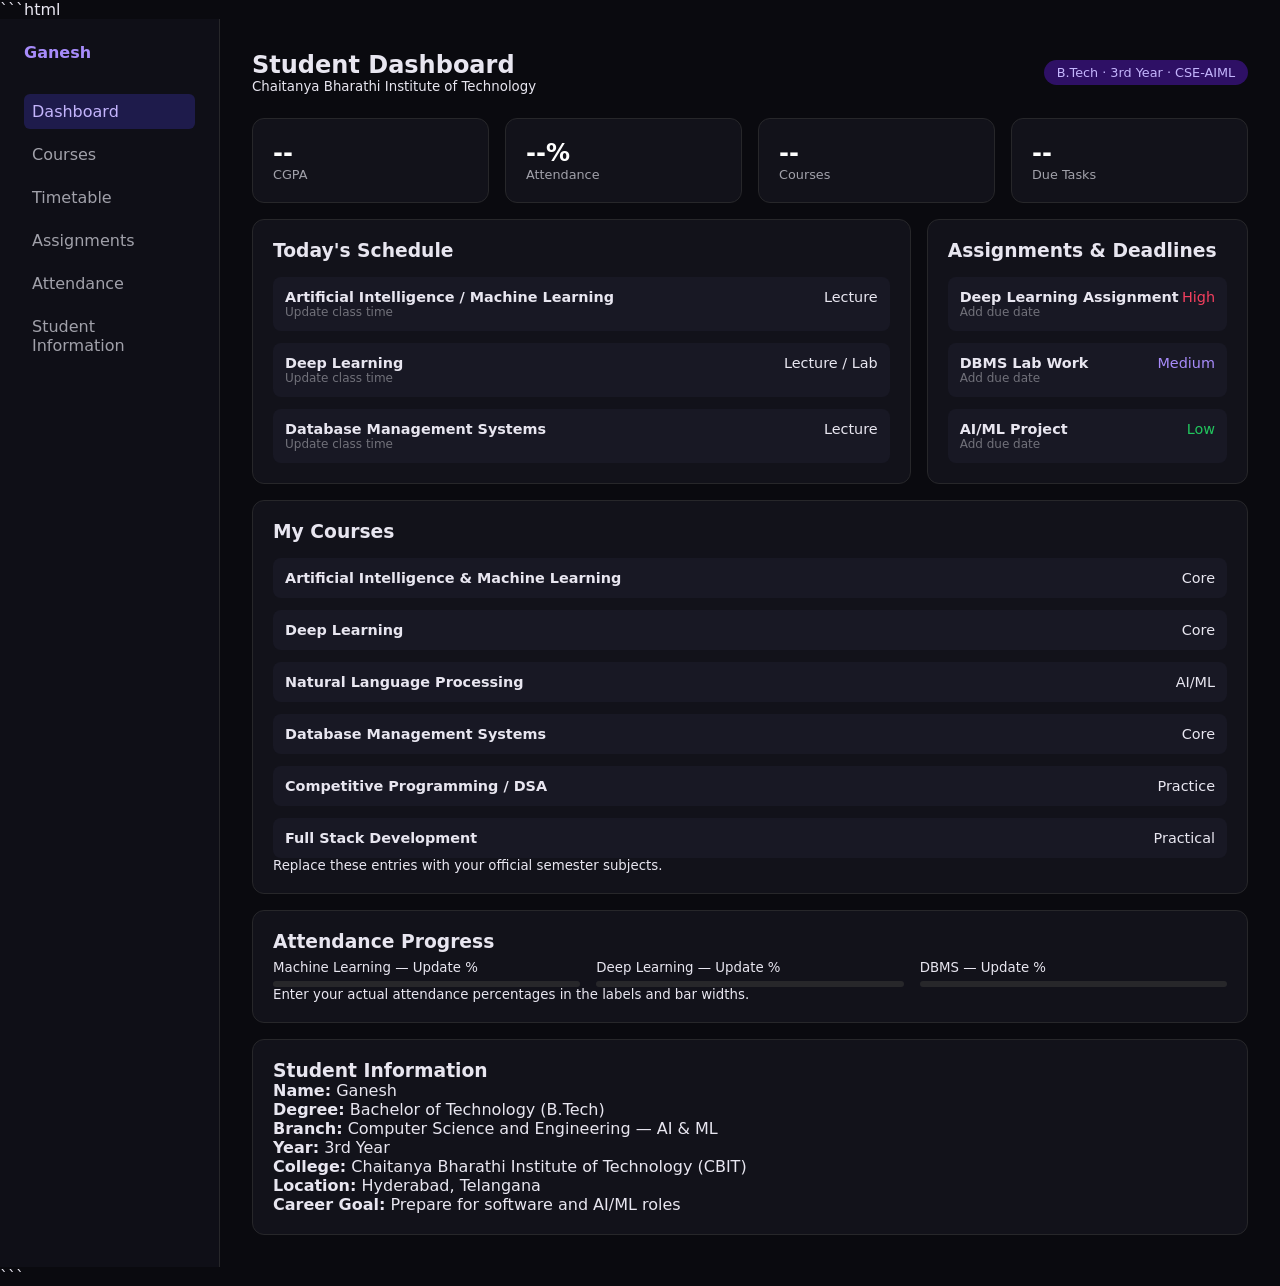
<file: week1/dashbord/index.html>
```html
<!DOCTYPE html>
<html lang="en">
<head>
  <meta charset="UTF-8">
  <meta name="viewport" content="width=device-width, initial-scale=1.0">
  <title>Student Dashboard | Ganesh</title>
  <link rel="stylesheet" href="style.css">
</head>

<body>
  <div class="app">

    <!-- Sidebar -->
    <aside class="sidebar">
      <div class="brand">Ganesh</div>

      <ul class="nav">
        <li><a href="#" class="active">Dashboard</a></li>
        <li><a href="#courses">Courses</a></li>
        <li><a href="#timetable">Timetable</a></li>
        <li><a href="#assignments">Assignments</a></li>
        <li><a href="#attendance">Attendance</a></li>
        <li><a href="#information">Student Information</a></li>
      </ul>
    </aside>

    <!-- Main Content -->
    <main class="main">

      <!-- Header -->
      <div class="header">
        <div>
          <h2>Student Dashboard</h2>
          <small>Chaitanya Bharathi Institute of Technology</small>
        </div>

        <span class="badge">B.Tech · 3rd Year · CSE-AIML</span>
      </div>

      <div class="grid">

        <!-- Academic Statistics -->
        <div class="card c-3">
          <div class="val">--</div>
          <div class="lbl">CGPA</div>
        </div>

        <div class="card c-3">
          <div class="val">--%</div>
          <div class="lbl">Attendance</div>
        </div>

        <div class="card c-3">
          <div class="val">--</div>
          <div class="lbl">Courses</div>
        </div>

        <div class="card c-3">
          <div class="val">--</div>
          <div class="lbl">Due Tasks</div>
        </div>

        <!-- Today's Schedule -->
        <div class="card c-8" id="timetable">
          <h3>Today's Schedule</h3>

          <div class="list">
            <div class="item">
              <div>
                <b>Artificial Intelligence / Machine Learning</b>
                <br>
                <small style="color:#71717a">Update class time</small>
              </div>
              <span>Lecture</span>
            </div>

            <div class="item">
              <div>
                <b>Deep Learning</b>
                <br>
                <small style="color:#71717a">Update class time</small>
              </div>
              <span>Lecture / Lab</span>
            </div>

            <div class="item">
              <div>
                <b>Database Management Systems</b>
                <br>
                <small style="color:#71717a">Update class time</small>
              </div>
              <span>Lecture</span>
            </div>
          </div>
        </div>

        <!-- Assignments -->
        <div class="card c-4" id="assignments">
          <h3>Assignments & Deadlines</h3>

          <div class="list">
            <div class="item">
              <div>
                <b>Deep Learning Assignment</b>
                <br>
                <small style="color:#71717a">Add due date</small>
              </div>
              <span style="color:#f43f5e">High</span>
            </div>

            <div class="item">
              <div>
                <b>DBMS Lab Work</b>
                <br>
                <small style="color:#71717a">Add due date</small>
              </div>
              <span style="color:#a78bfa">Medium</span>
            </div>

            <div class="item">
              <div>
                <b>AI/ML Project</b>
                <br>
                <small style="color:#71717a">Add due date</small>
              </div>
              <span style="color:#22c55e">Low</span>
            </div>
          </div>
        </div>

        <!-- Courses -->
        <div class="card c-12" id="courses">
          <h3>My Courses</h3>

          <div class="list">
            <div class="item">
              <b>Artificial Intelligence & Machine Learning</b>
              <span>Core</span>
            </div>

            <div class="item">
              <b>Deep Learning</b>
              <span>Core</span>
            </div>

            <div class="item">
              <b>Natural Language Processing</b>
              <span>AI/ML</span>
            </div>

            <div class="item">
              <b>Database Management Systems</b>
              <span>Core</span>
            </div>

            <div class="item">
              <b>Competitive Programming / DSA</b>
              <span>Practice</span>
            </div>

            <div class="item">
              <b>Full Stack Development</b>
              <span>Practical</span>
            </div>
          </div>
          <small>Replace these entries with your official semester subjects.</small>
        </div>

        <!-- Attendance -->
        <div class="card c-12" id="attendance">
          <h3>Attendance Progress</h3>

          <div class="grid" style="margin-top:0.5rem">

            <div class="c-4">
              <small>Machine Learning — Update %</small>
              <div class="bar-bg">
                <div class="bar" style="width:0%"></div>
              </div>
            </div>

            <div class="c-4">
              <small>Deep Learning — Update %</small>
              <div class="bar-bg">
                <div class="bar" style="width:0%"></div>
              </div>
            </div>

            <div class="c-4">
              <small>DBMS — Update %</small>
              <div class="bar-bg">
                <div class="bar" style="width:0%"></div>
              </div>
            </div>

          </div>
          <small>Enter your actual attendance percentages in the labels and bar widths.</small>
        </div>

        <!-- Student Information -->
        <div class="card c-12" id="information">
          <h3>Student Information</h3>

          <p><b>Name:</b> Ganesh</p>
          <p><b>Degree:</b> Bachelor of Technology (B.Tech)</p>
          <p><b>Branch:</b> Computer Science and Engineering — AI & ML</p>
          <p><b>Year:</b> 3rd Year</p>
          <p><b>College:</b> Chaitanya Bharathi Institute of Technology (CBIT)</p>
          <p><b>Location:</b> Hyderabad, Telangana</p>
          <p><b>Career Goal:</b> Prepare for software and AI/ML roles</p>
        </div>

      </div>
    </main>
  </div>
</body>
</html>
```
</file>
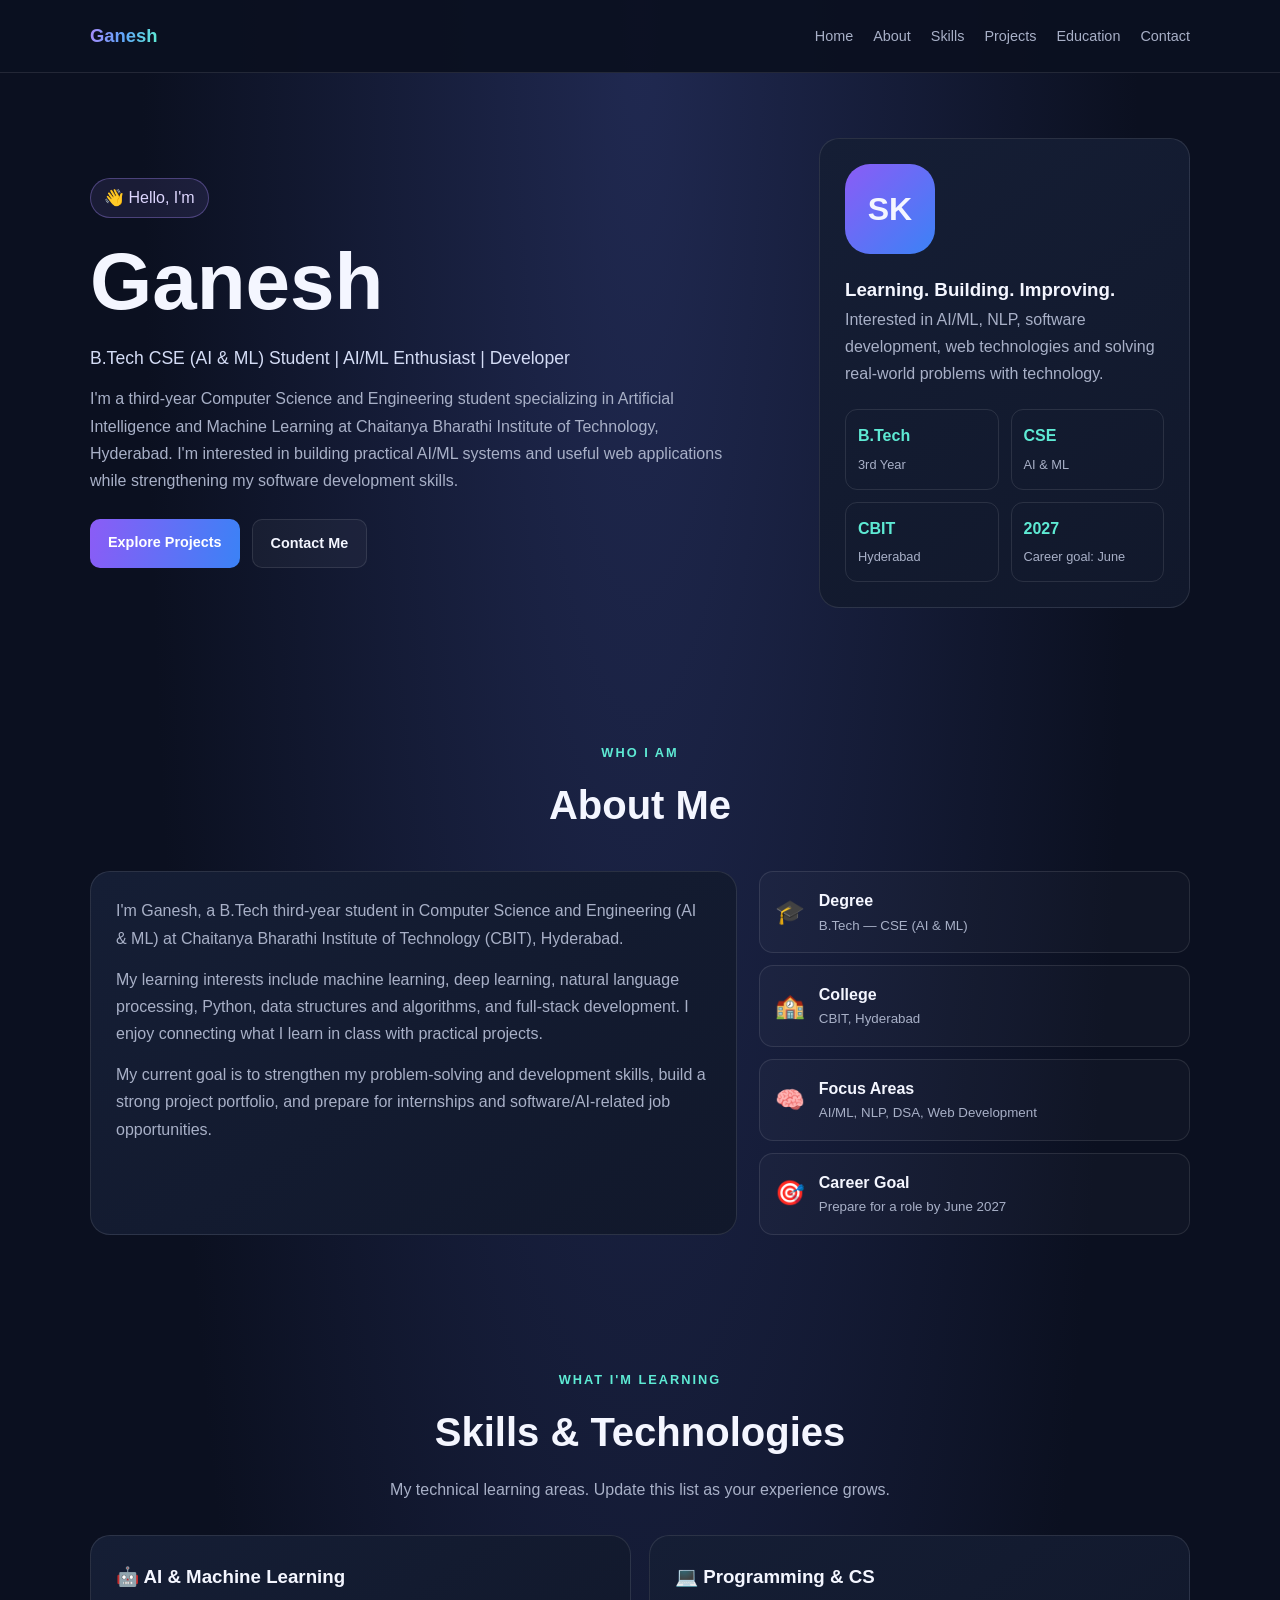
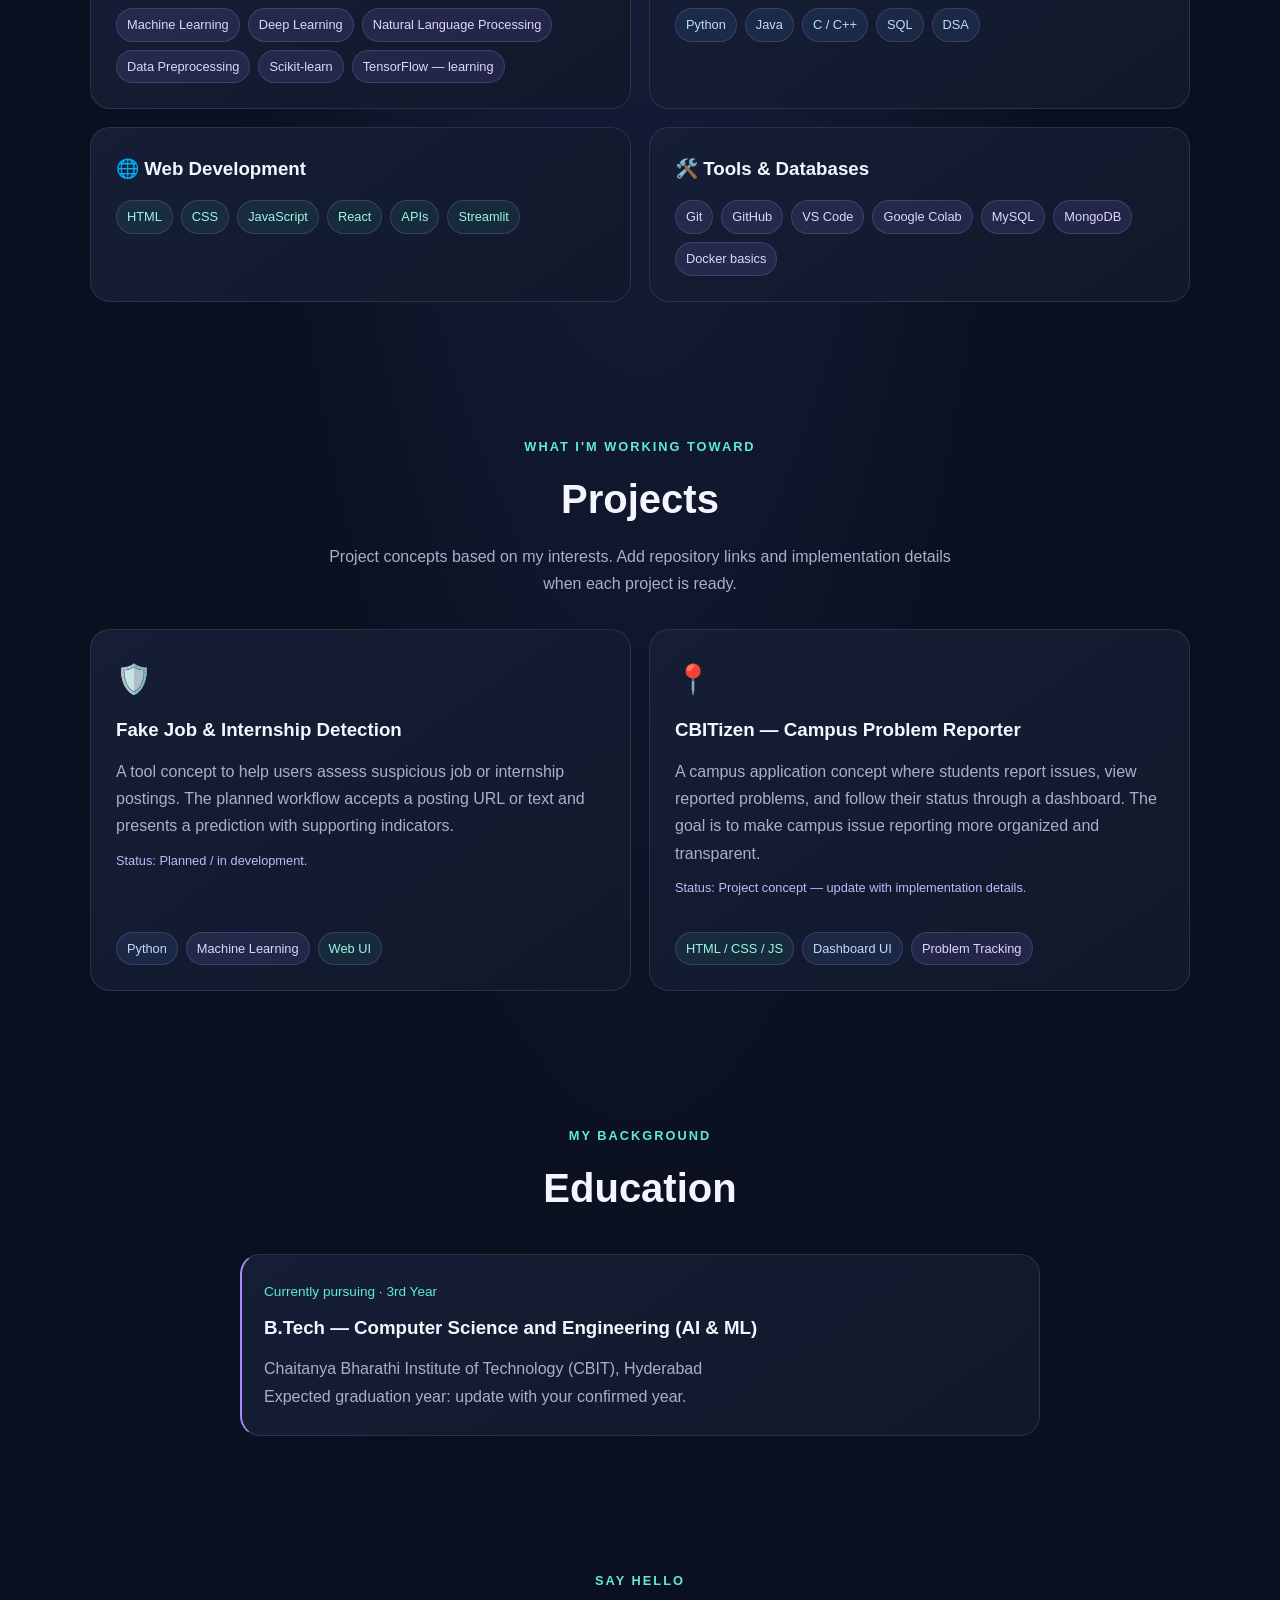
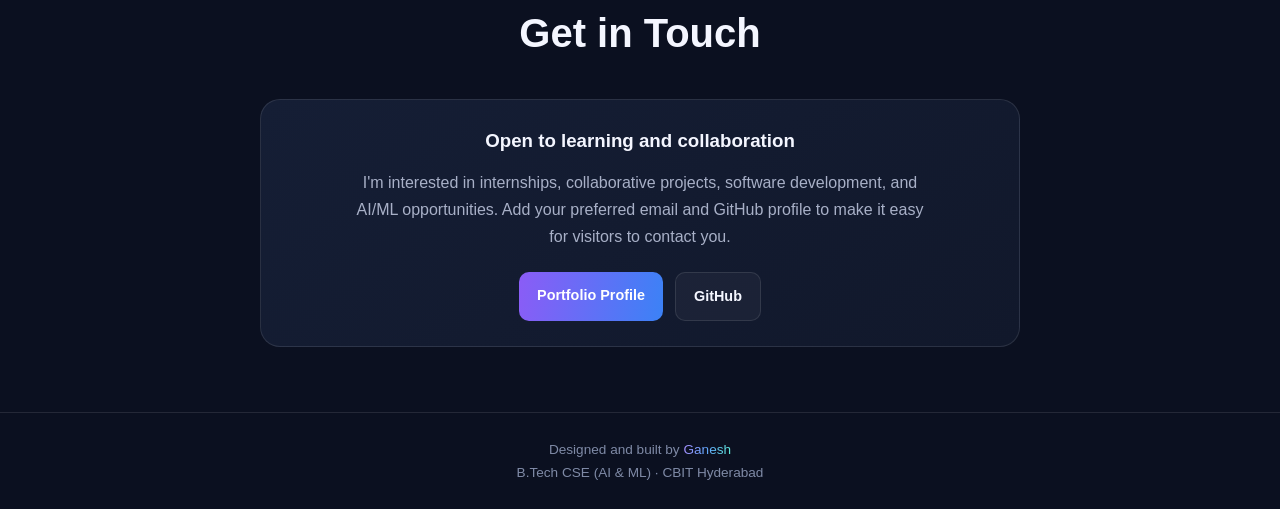
<file: week1/potfolio/index.html>
<!DOCTYPE html>
<html lang="en">
<head>
  <meta charset="UTF-8">
  <meta name="viewport" content="width=device-width, initial-scale=1.0">
  <meta name="description" content="Ganesh's AI and ML portfolio">
  <title>Ganesh | Portfolio</title>

  <style>
    :root {
      --bg: #0b1020;
      --panel: #11182b;
      --text: #f4f6ff;
      --muted: #a8b0c7;
      --purple: #a78bfa;
      --blue: #60a5fa;
      --mint: #5eead4;
      --line: rgba(255,255,255,.1);
    }

    * {
      box-sizing: border-box;
      margin: 0;
      padding: 0;
      scroll-behavior: smooth;
    }

    body {
      font-family: "Segoe UI", Arial, sans-serif;
      background: radial-gradient(ellipse at top, #202951, var(--bg) 55%);
      color: var(--text);
      line-height: 1.7;
    }

    a {
      color: inherit;
      text-decoration: none;
    }

    .container {
      width: min(1100px, 92%);
      margin: auto;
    }

    nav {
      position: sticky;
      top: 0;
      z-index: 10;
      background: rgba(11,16,32,.94);
      border-bottom: 1px solid var(--line);
    }

    .nav-container {
      min-height: 72px;
      display: flex;
      justify-content: space-between;
      align-items: center;
      gap: 20px;
    }

    .brand {
      font-weight: 800;
      font-size: 1.15rem;
    }

    .grad-text {
      background: linear-gradient(100deg, var(--purple), var(--blue), var(--mint));
      -webkit-background-clip: text;
      background-clip: text;
      color: transparent;
    }

    .nav-links {
      display: flex;
      gap: 20px;
      list-style: none;
    }

    .nav-links a {
      color: var(--muted);
      font-size: .9rem;
    }

    .nav-links a:hover {
      color: white;
    }

    .btn {
      display: inline-block;
      padding: 11px 18px;
      border-radius: 10px;
      font-weight: 700;
      font-size: .9rem;
      transition: transform .2s;
    }

    .btn:hover {
      transform: translateY(-3px);
    }

    .primary {
      background: linear-gradient(100deg, #8b5cf6, #3b82f6);
      color: white;
    }

    .secondary {
      border: 1px solid var(--line);
      background: rgba(255,255,255,.04);
    }

    .hero {
      min-height: 570px;
      display: grid;
      grid-template-columns: 1.3fr .7fr;
      align-items: center;
      gap: 40px;
      padding-top: 65px;
      padding-bottom: 65px;
    }

    .eyebrow {
      display: inline-block;
      color: #ddd6fe;
      background: rgba(167,139,250,.1);
      border: 1px solid rgba(167,139,250,.35);
      border-radius: 30px;
      padding: 5px 13px;
      margin-bottom: 20px;
    }

    .hero h1 {
      font-size: clamp(2.8rem, 7vw, 5rem);
      line-height: 1.1;
      margin-bottom: 18px;
    }

    .hero-subtitle {
      color: #d4dcf5;
      font-size: 1.1rem;
      margin-bottom: 12px;
    }

    .hero-desc {
      color: var(--muted);
      margin-bottom: 25px;
      max-width: 650px;
    }

    .actions {
      display: flex;
      flex-wrap: wrap;
      gap: 12px;
    }

    .hero-card, .card {
      background: linear-gradient(145deg, #151e35, var(--panel));
      border: 1px solid var(--line);
      border-radius: 20px;
      padding: 25px;
    }

    .avatar {
      width: 90px;
      height: 90px;
      display: grid;
      place-items: center;
      border-radius: 25px;
      background: linear-gradient(135deg, #8b5cf6, #3b82f6);
      font-size: 2rem;
      font-weight: 800;
      margin-bottom: 20px;
    }

    .hero-card p, .card p {
      color: var(--muted);
    }

    .quick-facts {
      display: grid;
      grid-template-columns: 1fr 1fr;
      gap: 12px;
      margin-top: 22px;
    }

    .fact {
      padding: 12px;
      border: 1px solid var(--line);
      border-radius: 12px;
    }

    .fact strong {
      display: block;
      color: var(--mint);
    }

    .fact span {
      color: var(--muted);
      font-size: .8rem;
    }

    section {
      padding: 65px 0;
    }

    .section-head {
      text-align: center;
      margin-bottom: 32px;
    }

    .section-label {
      color: var(--mint);
      font-size: .8rem;
      text-transform: uppercase;
      letter-spacing: 2px;
      font-weight: 800;
    }

    .section-title {
      font-size: clamp(1.8rem, 4vw, 2.5rem);
      margin-top: 6px;
    }

    .section-intro {
      color: var(--muted);
      max-width: 650px;
      margin: 10px auto;
    }

    .about-grid {
      display: grid;
      grid-template-columns: 1.2fr .8fr;
      gap: 22px;
    }

    .about-text p + p {
      margin-top: 14px;
    }

    .highlights {
      display: grid;
      gap: 12px;
    }

    .highlight {
      display: flex;
      align-items: center;
      gap: 14px;
      padding: 15px;
      border: 1px solid var(--line);
      border-radius: 14px;
      background: rgba(255,255,255,.025);
    }

    .highlight-icon {
      font-size: 1.5rem;
    }

    .highlight small {
      display: block;
      color: var(--muted);
    }

    .skills-grid, .projects-grid {
      display: grid;
      grid-template-columns: repeat(2, minmax(0,1fr));
      gap: 18px;
    }

    .card h3 {
      margin-bottom: 12px;
    }

    .pill-group {
      display: flex;
      flex-wrap: wrap;
      gap: 8px;
      margin-top: 15px;
    }

    .pill {
      display: inline-block;
      padding: 5px 10px;
      border-radius: 20px;
      background: rgba(167,139,250,.12);
      border: 1px solid rgba(167,139,250,.22);
      color: #ddd6fe;
      font-size: .8rem;
    }

    .pill.blue {
      background: rgba(96,165,250,.1);
      color: #bfdbfe;
    }

    .pill.mint {
      background: rgba(94,234,212,.08);
      color: #99f6e4;
    }

    .project-card {
      display: flex;
      flex-direction: column;
      justify-content: space-between;
      gap: 18px;
    }

    .project-icon {
      font-size: 1.8rem;
      margin-bottom: 10px;
    }

    .project-note {
      font-size: .8rem;
      color: #c4b5fd !important;
      margin-top: 10px;
    }

    .education {
      max-width: 800px;
      margin: auto;
    }

    .education-item {
      border-left: 2px solid var(--purple);
      padding-left: 22px;
    }

    .education-item .date {
      color: var(--mint);
      margin-bottom: 8px;
      font-size: .85rem;
    }

    .contact-card {
      text-align: center;
      max-width: 760px;
      margin: auto;
    }

    .contact-card p {
      max-width: 570px;
      margin: 12px auto 22px;
    }

    .contact-links {
      display: flex;
      justify-content: center;
      flex-wrap: wrap;
      gap: 12px;
    }

    footer {
      border-top: 1px solid var(--line);
      padding: 25px 0;
      text-align: center;
      color: #7f8aa6;
      font-size: .85rem;
    }

    @media (max-width: 800px) {
      .nav-container {
        padding: 15px 0;
        flex-wrap: wrap;
      }

      .nav-links {
        order: 3;
        width: 100%;
        overflow-x: auto;
        padding-bottom: 8px;
      }

      .hero, .about-grid {
        grid-template-columns: 1fr;
      }
    }

    @media (max-width: 560px) {
      .skills-grid, .projects-grid {
        grid-template-columns: 1fr;
      }

      .hero h1 {
        font-size: 3rem;
      }

      section {
        padding: 48px 0;
      }
    }
  </style>
</head>

<body>

  <!-- Navigation -->
  <nav>
    <div class="container nav-container">
      <a href="#home" class="brand">
        <span class="grad-text">Ganesh</span>
      </a>

      <ul class="nav-links">
        <li><a href="#home">Home</a></li>
        <li><a href="#about">About</a></li>
        <li><a href="#skills">Skills</a></li>
        <li><a href="#projects">Projects</a></li>
        <li><a href="#education">Education</a></li>
        <li><a href="#contact">Contact</a></li>
      </ul>
    </div>
  </nav>

  <!-- Home -->
  <header id="home" class="container hero">
    <div>
      <span class="eyebrow">👋 Hello, I'm</span>

      <h1>
        Ganesh
      </h1>

      <p class="hero-subtitle">
        B.Tech CSE (AI & ML) Student | AI/ML Enthusiast | Developer
      </p>

      <p class="hero-desc">
        I'm a third-year Computer Science and Engineering student
        specializing in Artificial Intelligence and Machine Learning
        at Chaitanya Bharathi Institute of Technology, Hyderabad.
        I'm interested in building practical AI/ML systems and useful
        web applications while strengthening my software development skills.
      </p>

      <div class="actions">
        <a class="btn primary" href="#projects">Explore Projects</a>
        <a class="btn secondary" href="#contact">Contact Me</a>
      </div>
    </div>

    <aside class="hero-card">
      <div class="avatar">SK</div>
      <h3>Learning. Building. Improving.</h3>
      <p>
        Interested in AI/ML, NLP, software development, web technologies
        and solving real-world problems with technology.
      </p>

      <div class="quick-facts">
        <div class="fact">
          <strong>B.Tech</strong>
          <span>3rd Year</span>
        </div>
        <div class="fact">
          <strong>CSE</strong>
          <span>AI & ML</span>
        </div>
        <div class="fact">
          <strong>CBIT</strong>
          <span>Hyderabad</span>
        </div>
        <div class="fact">
          <strong>2027</strong>
          <span>Career goal: June</span>
        </div>
      </div>
    </aside>
  </header>

  <!-- About -->
  <section id="about">
    <div class="container">
      <div class="section-head">
        <span class="section-label">Who I Am</span>
        <h2 class="section-title">About Me</h2>
      </div>

      <div class="about-grid">
        <div class="card about-text">
          <p>
            I'm Ganesh, a B.Tech third-year student in
            Computer Science and Engineering (AI & ML) at Chaitanya
            Bharathi Institute of Technology (CBIT), Hyderabad.
          </p>

          <p>
            My learning interests include machine learning, deep learning,
            natural language processing, Python, data structures and
            algorithms, and full-stack development. I enjoy connecting
            what I learn in class with practical projects.
          </p>

          <p>
            My current goal is to strengthen my problem-solving and
            development skills, build a strong project portfolio, and
            prepare for internships and software/AI-related job opportunities.
          </p>
        </div>

        <div class="highlights">
          <div class="highlight">
            <span class="highlight-icon">🎓</span>
            <div><strong>Degree</strong><small>B.Tech — CSE (AI & ML)</small></div>
          </div>

          <div class="highlight">
            <span class="highlight-icon">🏫</span>
            <div><strong>College</strong><small>CBIT, Hyderabad</small></div>
          </div>

          <div class="highlight">
            <span class="highlight-icon">🧠</span>
            <div><strong>Focus Areas</strong><small>AI/ML, NLP, DSA, Web Development</small></div>
          </div>

          <div class="highlight">
            <span class="highlight-icon">🎯</span>
            <div><strong>Career Goal</strong><small>Prepare for a role by June 2027</small></div>
          </div>
        </div>
      </div>
    </div>
  </section>

  <!-- Skills -->
  <section id="skills">
    <div class="container">
      <div class="section-head">
        <span class="section-label">What I'm Learning</span>
        <h2 class="section-title">Skills & Technologies</h2>
        <p class="section-intro">
          My technical learning areas. Update this list as your experience grows.
        </p>
      </div>

      <div class="skills-grid">
        <article class="card">
          <h3>🤖 AI & Machine Learning</h3>
          <div class="pill-group">
            <span class="pill">Machine Learning</span>
            <span class="pill">Deep Learning</span>
            <span class="pill">Natural Language Processing</span>
            <span class="pill">Data Preprocessing</span>
            <span class="pill">Scikit-learn</span>
            <span class="pill">TensorFlow — learning</span>
          </div>
        </article>

        <article class="card">
          <h3>💻 Programming & CS</h3>
          <div class="pill-group">
            <span class="pill blue">Python</span>
            <span class="pill blue">Java</span>
            <span class="pill blue">C / C++</span>
            <span class="pill blue">SQL</span>
            <span class="pill blue">DSA</span>
          </div>
        </article>

        <article class="card">
          <h3>🌐 Web Development</h3>
          <div class="pill-group">
            <span class="pill mint">HTML</span>
            <span class="pill mint">CSS</span>
            <span class="pill mint">JavaScript</span>
            <span class="pill mint">React</span>
            <span class="pill mint">APIs</span>
            <span class="pill mint">Streamlit</span>
          </div>
        </article>

        <article class="card">
          <h3>🛠️ Tools & Databases</h3>
          <div class="pill-group">
            <span class="pill">Git</span>
            <span class="pill">GitHub</span>
            <span class="pill">VS Code</span>
            <span class="pill">Google Colab</span>
            <span class="pill">MySQL</span>
            <span class="pill">MongoDB</span>
            <span class="pill">Docker basics</span>
          </div>
        </article>
      </div>
    </div>
  </section>

  <!-- Projects -->
  <section id="projects">
    <div class="container">
      <div class="section-head">
        <span class="section-label">What I'm Working Toward</span>
        <h2 class="section-title">Projects</h2>
        <p class="section-intro">
          Project concepts based on my interests. Add repository links
          and implementation details when each project is ready.
        </p>
      </div>

      <div class="projects-grid">
        <article class="card project-card">
          <div>
            <div class="project-icon">🛡️</div>
            <h3>Fake Job & Internship Detection</h3>
            <p>
              A tool concept to help users assess suspicious job or
              internship postings. The planned workflow accepts a posting
              URL or text and presents a prediction with supporting indicators.
            </p>
            <p class="project-note">Status: Planned / in development.</p>
          </div>

          <div class="pill-group">
            <span class="pill blue">Python</span>
            <span class="pill">Machine Learning</span>
            <span class="pill mint">Web UI</span>
          </div>
        </article>

        <article class="card project-card">
          <div>
            <div class="project-icon">📍</div>
            <h3>CBITizen — Campus Problem Reporter</h3>
            <p>
              A campus application concept where students report issues,
              view reported problems, and follow their status through
              a dashboard. The goal is to make campus issue reporting
              more organized and transparent.
            </p>
            <p class="project-note">Status: Project concept — update with implementation details.</p>
          </div>

          <div class="pill-group">
            <span class="pill mint">HTML / CSS / JS</span>
            <span class="pill blue">Dashboard UI</span>
            <span class="pill">Problem Tracking</span>
          </div>
        </article>
      </div>
    </div>
  </section>

  <!-- Education -->
  <section id="education">
    <div class="container">
      <div class="section-head">
        <span class="section-label">My Background</span>
        <h2 class="section-title">Education</h2>
      </div>

      <div class="education">
        <div class="card education-item">
          <div class="date">Currently pursuing · 3rd Year</div>
          <h3>B.Tech — Computer Science and Engineering (AI & ML)</h3>
          <p>Chaitanya Bharathi Institute of Technology (CBIT), Hyderabad</p>
          <p>Expected graduation year: update with your confirmed year.</p>
        </div>
      </div>
    </div>
  </section>

  <!-- Contact -->
  <section id="contact">
    <div class="container">
      <div class="section-head">
        <span class="section-label">Say Hello</span>
        <h2 class="section-title">Get in Touch</h2>
      </div>

      <div class="card contact-card">
        <h3>Open to learning and collaboration</h3>
        <p>
          I'm interested in internships, collaborative projects,
          software development, and AI/ML opportunities. Add your
          preferred email and GitHub profile to make it easy for
          visitors to contact you.
        </p>

        <div class="contact-links">
          <a class="btn primary"
             href="https://ganeshk2846.github.io/#about"
             target="_blank" rel="noopener noreferrer">
            Portfolio Profile
          </a>

          <a class="btn secondary"
             href="https://github.com/"
             target="_blank" rel="noopener noreferrer">
            GitHub
          </a>
        </div>
      </div>
    </div>
  </section>

  <!-- Footer -->
  <footer>
    <div class="container">
      <p>Designed and built by <span class="grad-text">Ganesh</span></p>
      <p>B.Tech CSE (AI & ML) · CBIT Hyderabad</p>
    </div>
  </footer>

</body>
</html>
</file>
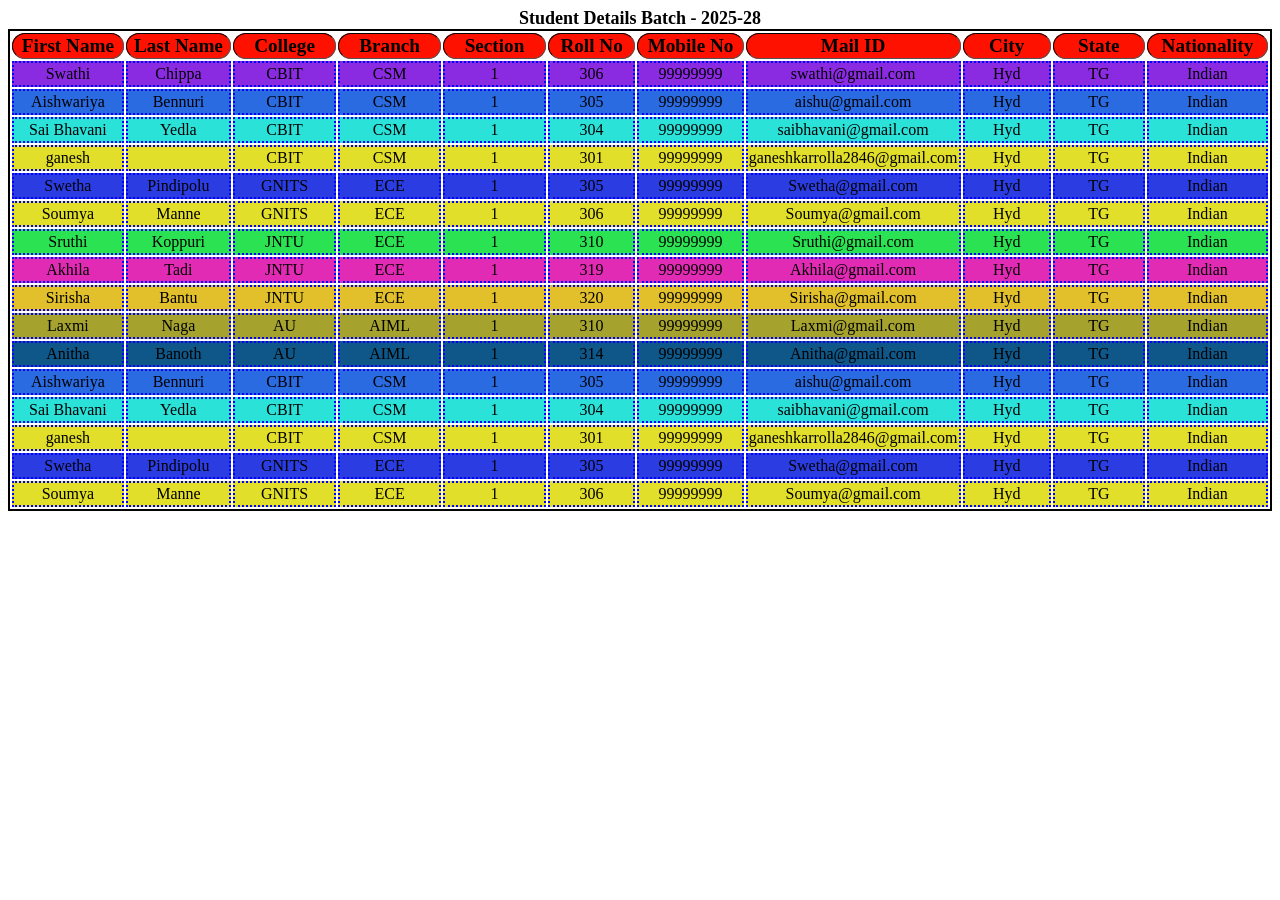
<file: week1/table.html>
<!DOCTYPE html>
<html lang="en">
<head>
    <meta charset="UTF-8">
    <meta name="viewport" content="width=device-width, initial-scale=1.0">
    <title>Document</title>
    <style>
        th{
            width: 100px;
            font-size: larger;
            border-radius: 1pc;
        }
        td{
            text-align: center;
            border-radius: 1px;
            width: 150px;
            height: 20px;
            border: 2px dotted blue;
        }
        tr{
            padding: 0px;
            border-radius: 5%;

        }
        td:hover{
            background-color: wheat;
        }
        table{
            box-sizing: 2px;
        }
        caption{
            font-weight: bold;
            font-size: large;
        }
    </style>
</head>
<body>
    <table border="2" style="border:2px solid black;">
        <caption>Student Details Batch - 2025-28</caption>
        <thead>
            <tr style="background-color: rgb(255, 17, 0); text-align: center; border: 2px solid black;">
                <th>First Name</th>
                <th>Last Name</th>
                <th>College</th>
                <th>Branch</th>
                <th>Section</th>
                <th>Roll No</th>
                <th>Mobile No</th>
                <th>Mail ID</th>
                <th>City</th>
                <th>State</th>
                <th>Nationality</th>
            </tr>
        </thead>
        <tbody>
            <tr style="background-color: blueviolet; border: ;">
                <td>Swathi</td>
                <td>Chippa</td>
                <td>CBIT</td>
                <td>CSM</td>
                <td>1</td>
                <td>306</td>
                <td>99999999</td>
                <td>swathi@gmail.com</td>
                <td>Hyd</td>
                <td>TG</td>
                <td>Indian</td>
            </tr>
            <tr style="background-color: rgb(43, 107, 226);">
                <td>Aishwariya</td>
                <td>Bennuri</td>
                <td>CBIT</td>
                <td>CSM</td>
                <td>1</td>
                <td>305</td>
                <td>99999999</td>
                <td>aishu@gmail.com</td>
                <td>Hyd</td>
                <td>TG</td>
                <td>Indian</td>
            </tr>
            <tr style="background-color: rgb(43, 226, 217);">
                <td>Sai Bhavani</td>
                <td>Yedla</td>
                <td>CBIT</td>
                <td>CSM</td>
                <td>1</td>
                <td>304</td>
                <td>99999999</td>
                <td>saibhavani@gmail.com</td>
                <td>Hyd</td>
                <td>TG</td>
                <td>Indian</td>
            </tr>
            <tr style="background-color: rgb(226, 223, 43);">
                <td>ganesh</td>
                <td></td>
                <td>CBIT</td>
                <td>CSM</td>
                <td>1</td>
                <td>301</td>
                <td>99999999</td>
                <td>ganeshkarrolla2846@gmail.com</td>
                <td>Hyd</td>
                <td>TG</td>
                <td>Indian</td>
            </tr>
            <tr style="background-color: rgb(43, 61, 226);">
                <td>Swetha</td>
                <td>Pindipolu</td>
                <td>GNITS</td>
                <td>ECE</td>
                <td>1</td>
                <td>305</td>
                <td>99999999</td>
                <td>Swetha@gmail.com</td>
                <td>Hyd</td>
                <td>TG</td>
                <td>Indian</td>
            </tr>
            <tr style="background-color: rgb(226, 223, 43);">
                <td>Soumya</td>
                <td>Manne</td>
                <td>GNITS</td>
                <td>ECE</td>
                <td>1</td>
                <td>306</td>
                <td>99999999</td>
                <td>Soumya@gmail.com</td>
                <td>Hyd</td>
                <td>TG</td>
                <td>Indian</td>
            </tr>
            <tr style="background-color: rgb(43, 226, 83);">
                <td>Sruthi</td>
                <td>Koppuri</td>
                <td>JNTU</td>
                <td>ECE</td>
                <td>1</td>
                <td>310</td>
                <td>99999999</td>
                <td>Sruthi@gmail.com</td>
                <td>Hyd</td>
                <td>TG</td>
                <td>Indian</td>
            </tr>
            <tr style="background-color: rgb(226, 43, 180);">
                <td>Akhila</td>
                <td>Tadi</td>
                <td>JNTU</td>
                <td>ECE</td>
                <td>1</td>
                <td>319</td>
                <td>99999999</td>
                <td>Akhila@gmail.com</td>
                <td>Hyd</td>
                <td>TG</td>
                <td>Indian</td>
            </tr>
            <tr style="background-color: rgb(226, 192, 43);">
                <td>Sirisha</td>
                <td>Bantu</td>
                <td>JNTU</td>
                <td>ECE</td>
                <td>1</td>
                <td>320</td>
                <td>99999999</td>
                <td>Sirisha@gmail.com</td>
                <td>Hyd</td>
                <td>TG</td>
                <td>Indian</td>
            </tr>
            <tr style="background-color: rgb(165, 163, 46); border-color: brown; border-width: 30px;">
                <td>Laxmi</td>
                <td>Naga</td>
                <td>AU</td>
                <td>AIML</td>
                <td>1</td>
                <td>310</td>
                <td>99999999</td>
                <td>Laxmi@gmail.com</td>
                <td>Hyd</td>
                <td>TG</td>
                <td>Indian</td>
            </tr>
            <tr style="background-color: rgb(14, 87, 136);">
                <td>Anitha</td>
                <td>Banoth</td>
                <td>AU</td>
                <td>AIML</td>
                <td>1</td>
                <td>314</td>
                <td>99999999</td>
                <td>Anitha@gmail.com</td>
                <td>Hyd</td>
                <td>TG</td>
                <td>Indian</td>
            </tr>
            <tr style="background-color: rgb(43, 107, 226);">
                <td>Aishwariya</td>
                <td>Bennuri</td>
                <td>CBIT</td>
                <td>CSM</td>
                <td>1</td>
                <td>305</td>
                <td>99999999</td>
                <td>aishu@gmail.com</td>
                <td>Hyd</td>
                <td>TG</td>
                <td>Indian</td>
            </tr>
            <tr style="background-color: rgb(43, 226, 217);">
                <td>Sai Bhavani</td>
                <td>Yedla</td>
                <td>CBIT</td>
                <td>CSM</td>
                <td>1</td>
                <td>304</td>
                <td>99999999</td>
                <td>saibhavani@gmail.com</td>
                <td>Hyd</td>
                <td>TG</td>
                <td>Indian</td>
            </tr>
            <tr style="background-color: rgb(226, 223, 43);">
                <td>ganesh</td>
                <td></td>
                <td>CBIT</td>
                <td>CSM</td>
                <td>1</td>
                <td>301</td>
                <td>99999999</td>
                <td>ganeshkarrolla2846@gmail.com</td>
                <td>Hyd</td>
                <td>TG</td>
                <td>Indian</td>
            </tr>
            <tr style="background-color: rgb(43, 61, 226);">
                <td>Swetha</td>
                <td>Pindipolu</td>
                <td>GNITS</td>
                <td>ECE</td>
                <td>1</td>
                <td>305</td>
                <td>99999999</td>
                <td>Swetha@gmail.com</td>
                <td>Hyd</td>
                <td>TG</td>
                <td>Indian</td>
            </tr>
            <tr style="background-color: rgb(226, 223, 43);">
                <td>Soumya</td>
                <td>Manne</td>
                <td>GNITS</td>
                <td>ECE</td>
                <td>1</td>
                <td>306</td>
                <td>99999999</td>
                <td>Soumya@gmail.com</td>
                <td>Hyd</td>
                <td>TG</td>
                <td>Indian</td>
            </tr>
        </tbody>
    </table>
</body>
</html>
</file>
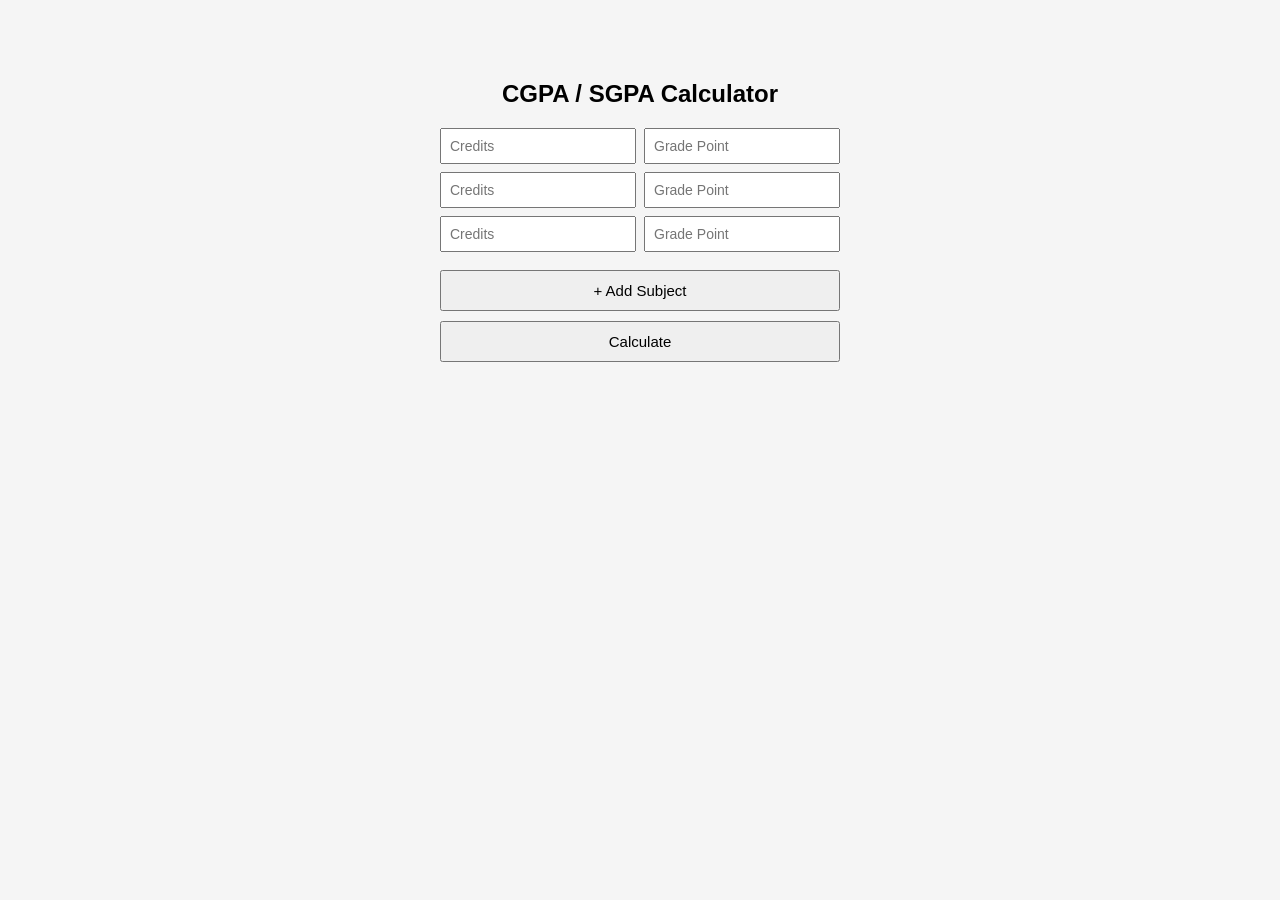
<file: week3/calculator.html>
<!DOCTYPE html>
<html>
<head>
<title>CGPA / SGPA Calculator</title>
<style>
  body {
    font-family: Arial, sans-serif;
    max-width: 400px;
    margin: 40px auto;
    padding: 20px;
    background: #f5f5f5;
  }
  h2 {
    text-align: center;
  }
  .row {
    display: flex;
    gap: 8px;
    margin-bottom: 8px;
  }
  input {
    flex: 1;
    padding: 8px;
    font-size: 14px;
  }
  button {
    width: 100%;
    padding: 10px;
    margin-top: 10px;
    font-size: 15px;
    cursor: pointer;
  }
  #result {
    text-align: center;
    font-size: 20px;
    font-weight: bold;
    margin-top: 15px;
  }
</style>
</head>
<body>

<h2>CGPA / SGPA Calculator</h2>

<div id="rows">
  <div class="row">
    <input type="number" placeholder="Credits" class="credits">
    <input type="number" placeholder="Grade Point" class="grade">
  </div>
  <div class="row">
    <input type="number" placeholder="Credits" class="credits">
    <input type="number" placeholder="Grade Point" class="grade">
  </div>
  <div class="row">
    <input type="number" placeholder="Credits" class="credits">
    <input type="number" placeholder="Grade Point" class="grade">
  </div>
</div>

<button onclick="addRow()">+ Add Subject</button>
<button onclick="calculate()">Calculate</button>

<div id="result"></div>

<script>
  function addRow() {
    const div = document.createElement('div');
    div.className = 'row';
    div.innerHTML = `
      <input type="number" placeholder="Credits" class="credits">
      <input type="number" placeholder="Grade Point" class="grade">
    `;
    document.getElementById('rows').appendChild(div);
  }

  function calculate() {
    const credits = document.querySelectorAll('.credits');
    const grades = document.querySelectorAll('.grade');
    let totalCredits = 0;
    let totalPoints = 0;

    for (let i = 0; i < credits.length; i++) {
      const c = parseFloat(credits[i].value);
      const g = parseFloat(grades[i].value);
      if (!isNaN(c) && !isNaN(g)) {
        totalCredits += c;
        totalPoints += c * g;
      }
    }

    if (totalCredits === 0) {
      document.getElementById('result').textContent = 'Enter valid values';
      return;
    }

    const gpa = totalPoints / totalCredits;
    document.getElementById('result').textContent = 'GPA: ' + gpa.toFixed(2);
  }
</script>

</body>
</html>
</file>
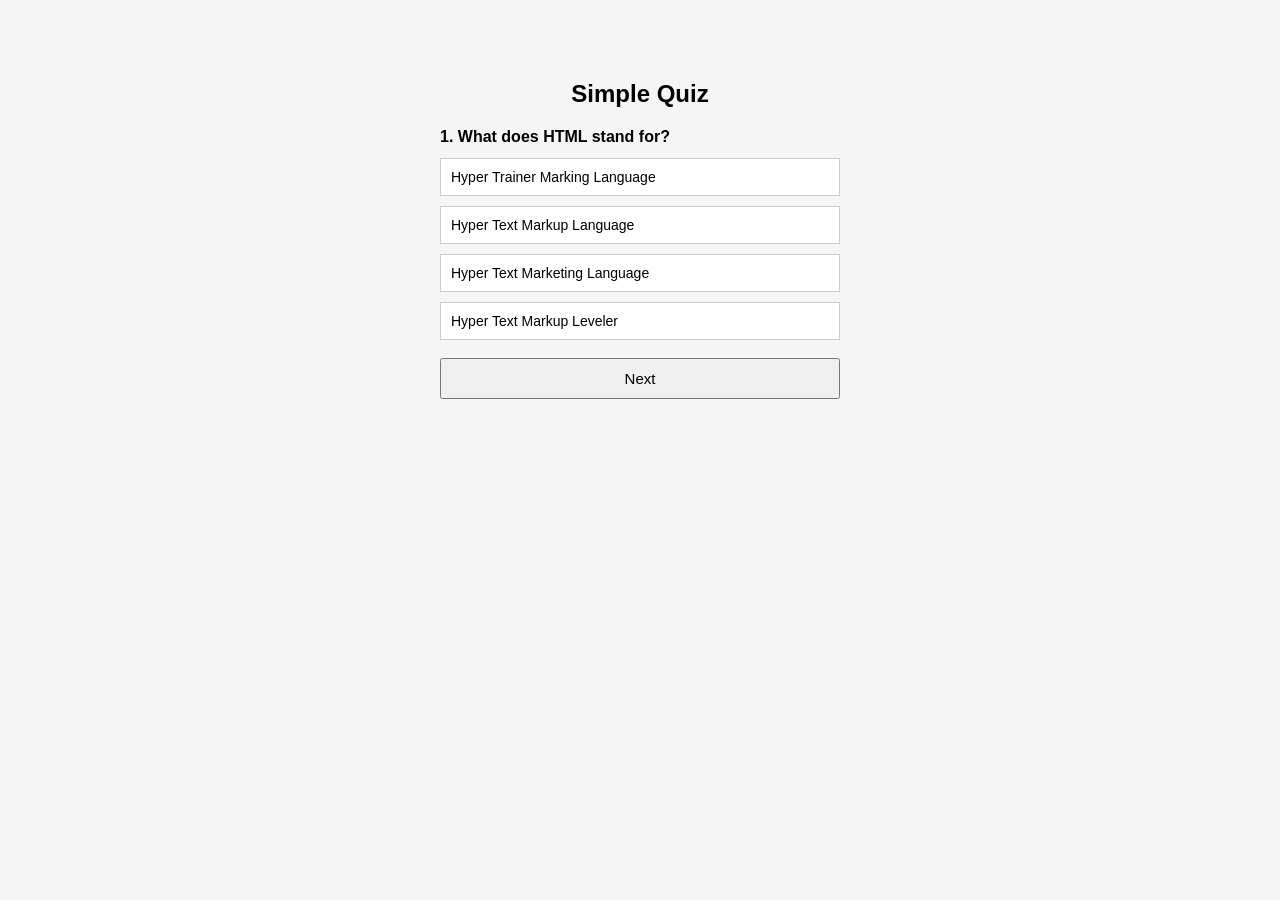
<file: week3/quiz.html>
<!DOCTYPE html>
<html>
<head>
<title>Simple Quiz</title>
<style>
body {
  font-family: Arial, sans-serif;
  max-width: 400px;
  margin: 40px auto;
  padding: 20px;
  background: #f5f5f5;
}

h2 {
  text-align: center;
}

#question {
  font-size: 16px;
  font-weight: bold;
  margin-bottom: 12px;
}

.option {
  display: block;
  width: 100%;
  padding: 10px;
  margin-bottom: 8px;
  font-size: 14px;
  text-align: left;
  cursor: pointer;
  background: white;
  border: 1px solid #ccc;
}

.option.selected {
  background: #cce5ff;
  border-color: #3399ff;
}

.option.correct {
  background: #cdf7d8;
  border-color: green;
}

.option.wrong {
  background: #f7cdcd;
  border-color: red;
}

button {
  width: 100%;
  padding: 10px;
  margin-top: 10px;
  font-size: 15px;
  cursor: pointer;
}

#result {
  text-align: center;
  font-size: 18px;
  font-weight: bold;
  margin-top: 15px;
}
</style>
</head>
<body>

<h2>Simple Quiz</h2>

<div id="quiz-box">
  <div id="question"></div>
  <div id="options"></div>
</div>

<button onclick="nextQuestion()">Next</button>

<div id="result"></div>

<script>
const questions = [
  {
    q: "What does HTML stand for?",
    options: ["Hyper Trainer Marking Language", "Hyper Text Markup Language", "Hyper Text Marketing Language", "Hyper Text Markup Leveler"],
    answer: 1
  },
  {
    q: "Which language is used to style web pages?",
    options: ["HTML", "JQuery", "CSS", "XML"],
    answer: 2
  },
  {
    q: "Which is not a JavaScript data type?",
    options: ["String", "Boolean", "Float", "Number"],
    answer: 2
  },
  {
    q: "Inside which tag do we put JavaScript code?",
    options: ["<js>", "<javascript>", "<scripting>", "<script>"],
    answer: 3
  },
  {
    q: "How do you write a comment in CSS?",
    options: ["// this is a comment", "<!-- this is a comment -->", "/* this is a comment */", "# this is a comment"],
    answer: 2
  }
];

let current = 0;
let score = 0;
let answered = false;

function loadQuestion() {
  answered = false;
  const q = questions[current];
  document.getElementById('question').textContent = (current + 1) + ". " + q.q;

  const optionsDiv = document.getElementById('options');
  optionsDiv.innerHTML = '';

  q.options.forEach((opt, i) => {
    const btn = document.createElement('button');
    btn.className = 'option';
    btn.textContent = opt;
    btn.onclick = () => selectOption(i);
    optionsDiv.appendChild(btn);
  });

  document.getElementById('result').textContent = '';
}

function selectOption(i) {
  if (answered) return;
  answered = true;

  const q = questions[current];
  const buttons = document.querySelectorAll('.option');

  buttons[i].classList.add(i === q.answer ? 'correct' : 'wrong');
  buttons[q.answer].classList.add('correct');

  if (i === q.answer) score++;
}

function nextQuestion() {
  if (!answered && current < questions.length) {
    alert('Please select an answer first');
    return;
  }

  current++;

  if (current < questions.length) {
    loadQuestion();
  } else {
    document.getElementById('quiz-box').style.display = 'none';
    document.querySelector('button').style.display = 'none';
    document.getElementById('result').textContent =
      'Quiz finished! Score: ' + score + ' / ' + questions.length;
  }
}

loadQuestion();
</script>
</body>
</html>
</file>
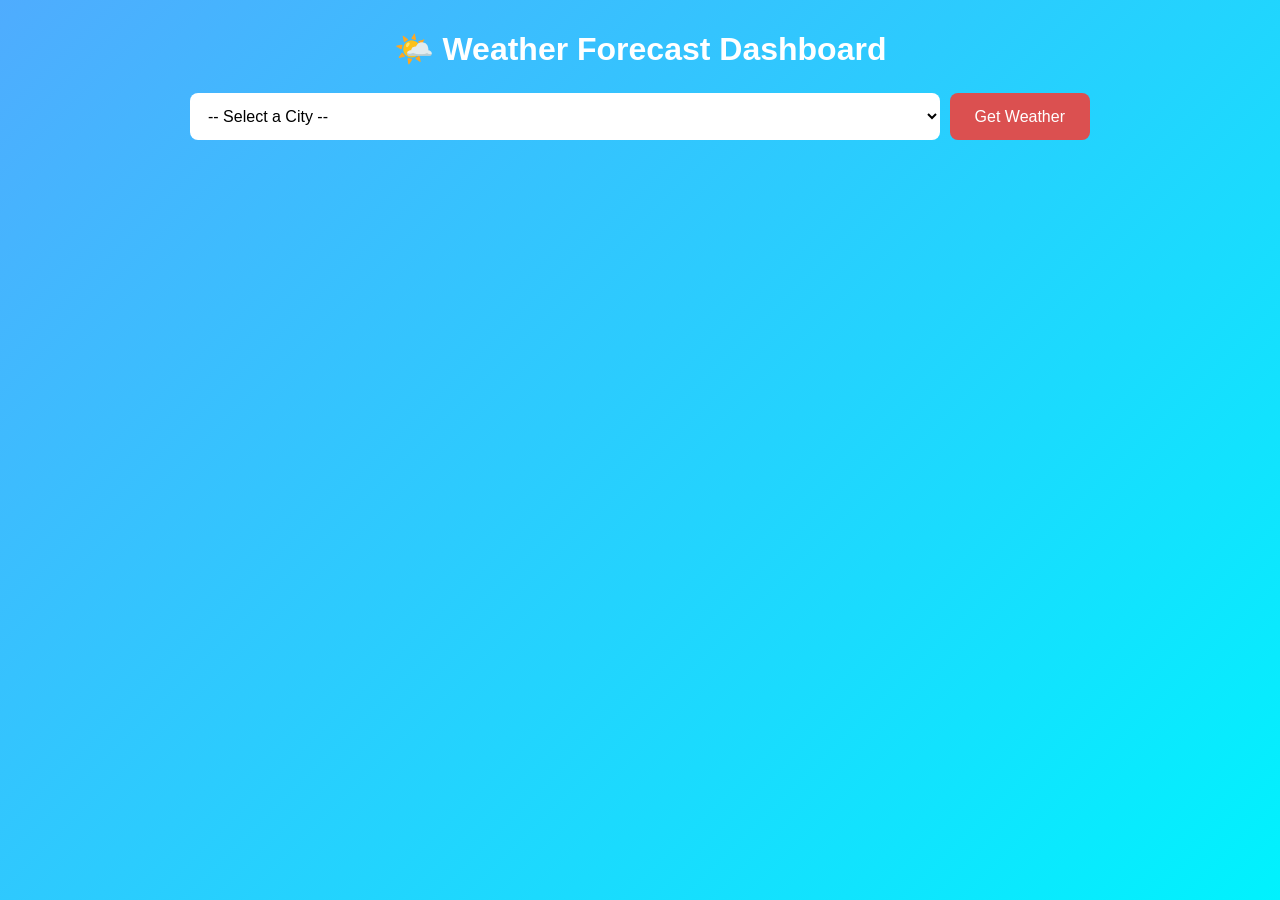
<file: week4/weather.html>
<!DOCTYPE html>
<html lang="en">

<head>
    <meta charset="UTF-8">

    <meta name="viewport"
          content="width=device-width, initial-scale=1.0">

    <title>Weather Forecast Dashboard</title>

    <style>

        * {
            box-sizing: border-box;
            margin: 0;
            padding: 0;
        }

        body {
            font-family: Arial, sans-serif;
            background: linear-gradient(135deg, #4facfe, #00f2fe);
            min-height: 100vh;
            padding: 30px;
        }

        .container {
            max-width: 900px;
            margin: auto;
        }

        h1 {
            text-align: center;
            color: white;
            margin-bottom: 25px;
        }

        /* Search Area */

        .search-box {
            display: flex;
            gap: 10px;
            margin-bottom: 20px;
        }

        .search-box select {
            flex: 1;
            padding: 14px;
            border: none;
            border-radius: 8px;
            font-size: 16px;
            background: white;
            cursor: pointer;
        }

        .search-box button {
            padding: 14px 25px;
            border: none;
            border-radius: 8px;
            background: #db5050;
            color: white;
            cursor: pointer;
            font-size: 16px;
        }

        .search-box button:hover {
            background: #444;
        }

        #message {
            text-align: center;
            color: white;
            margin: 15px;
            font-size: 18px;
        }

        /* Current Weather */

                .current-weather {
            background: rgba(255, 255, 255, 0.9);
            padding: 0;
            border-radius: 15px;
            margin-bottom: 25px;

            display: flex;
            overflow: hidden;
            min-height: 350px;
        }

        /* LEFT SIDE - Weather */

        .weather-info {
            width: 50%;
            padding: 30px;

            display: flex;
            flex-direction: column;
            align-items: center;
            justify-content: center;

            text-align: center;
        }

        /* RIGHT SIDE - Map */

        .map-container {
            width: 50%;
            min-height: 350px;
        }

        .map-container iframe {
            width: 90%;
            height: 90%;
            border: none;
            padding-top: 5%;
        }

        #location {
            font-size: 28px;
            margin-bottom: 15px;
        }

        .temperature {
            font-size: 60px;
            font-weight: bold;
            color: #2196f3;
        }

        #description {
            font-size: 20px;
            margin: 10px 0 25px;
        }

        .details {
            display: flex;
            justify-content: center;
            gap: 50px;
        }

        .details div {
            display: flex;
            flex-direction: column;
            gap: 5px;
            align-items: center;
        }

        /* Forecast */

        .forecast-title {
            color: white;
            text-align: center;
            margin-bottom: 15px;
        }

        .forecast {
            display: grid;
            grid-template-columns: repeat(5, 1fr);
            gap: 15px;
        }

        .forecast-card {
            background: white;
            padding: 20px;
            border-radius: 12px;
            text-align: center;
        }

        .forecast-card h3 {
            margin-bottom: 10px;
        }

        .forecast-card p {
            margin: 8px 0;
        }

        .forecast-card .temp {
            font-size: 24px;
            font-weight: bold;
            color: #2196f3;
        }

        .hidden {
            display: none;
        }

        @media (max-width: 700px) {

            .search-box {
                flex-direction: column;
            }

            .forecast {
                grid-template-columns: repeat(2, 1fr);
            }

            .details {
                gap: 20px;
            }
            .current-weather {
                flex-direction: column;
            }

            .weather-info {
                width: 100%;
            }

            .map-container {
                width: 100%;
                height: 300px;
            }

        }

    </style>

</head>


<body>

    <div class="container">

        <h1>🌤️ Weather Forecast Dashboard</h1>


        <!-- City Dropdown -->

        <div class="search-box">

            <select id="citySelect">

                <option value="">-- Select a City --</option>

                <option value="Hyderabad">
                    Hyderabad
                </option>

                <option value="Bengaluru">
                    Bengaluru
                </option>

                <option value="Chennai">
                    Chennai
                </option>

                <option value="Mumbai">
                    Mumbai
                </option>

                <option value="Delhi">
                    Delhi
                </option>

                <option value="Kolkata">
                    Kolkata
                </option>

                <option value="Pune">
                    Pune
                </option>

                <option value="Vijayawada">
                    Vijayawada
                </option>

                <option value="Visakhapatnam">
                    Visakhapatnam
                </option>

                <option value="Tirupati">
                    Tirupati
                </option>

            </select>


            <button id="searchBtn">
                Get Weather
            </button>

        </div>


        <!-- Message -->

        <p id="message"></p>


        <!-- Weather Information -->

        <div id="weather" class="hidden">

            <div class="current-weather">

                <!-- LEFT SIDE: WEATHER INFORMATION -->

                <div class="weather-info">

                    <h2 id="location"></h2>

                    <div class="temperature">

                        <span id="temperature"></span>°C

                    </div>

                    <p id="description"></p>

                    <div class="details">

                        <div>

                            💧

                            <strong>
                                Humidity
                            </strong>

                            <span id="humidity"></span>%

                        </div>

                        <div>

                            💨

                            <strong>
                                Wind
                            </strong>

                            <span id="wind"></span>
                            km/h

                        </div>

                    </div>

                </div>


                <!-- RIGHT SIDE: GOOGLE MAP -->

                <div class="map-container">

                    <iframe
                        id="googleMap"
                        src="https://www.google.com/maps?q=Hyderabad,India&output=embed"
                        loading="lazy"
                        allowfullscreen>
                    </iframe>

                </div>

            </div>

            <!-- 5-Day Forecast -->

            <h2 class="forecast-title">
                5-Day Forecast
            </h2>

            <div id="forecast"
                class="forecast">
            </div>

        </div>

    </div>


    <script>

        // ==================================================
        // 1. Get HTML Elements
        // ==================================================

        const citySelect =
            document.getElementById("citySelect");

        const googleMap =
            document.getElementById("googleMap");

        const searchBtn =
            document.getElementById("searchBtn");

        const weatherDiv =
            document.getElementById("weather");

        const message =
            document.getElementById("message");

        const locationElement =
            document.getElementById("location");

        const temperatureElement =
            document.getElementById("temperature");

        const descriptionElement =
            document.getElementById("description");

        const humidityElement =
            document.getElementById("humidity");

        const windElement =
            document.getElementById("wind");

        const forecastDiv =
            document.getElementById("forecast");


        // ==================================================
        // 2. Button Event
        // ==================================================

        searchBtn.addEventListener(
            "click",
            getWeather
        );


        // ==================================================
        // 3. Get Weather Function
        // ==================================================

        async function getWeather() {

            // Get selected city

           const city =
                citySelect.value;

            // Check city selection

            if (city === "") {

                message.textContent =
                    "Please select a city.";

                weatherDiv.classList.add(
                    "hidden"
                );

                return;
            }

            // Update Google Map

            googleMap.src =
                `https://www.google.com/maps?q=${encodeURIComponent(city)},India&output=embed`;

            // Show loading message

            message.textContent =
                "Loading weather data...";

            weatherDiv.classList.add(
                "hidden"
            );


            try {

                // ==================================================
                // 4. Geocoding API
                // City Name → Latitude + Longitude
                // ==================================================

                const geoURL =
                    `https://geocoding-api.open-meteo.com/v1/search?name=${encodeURIComponent(city)}&count=1&language=en&format=json`;


                const geoResponse =
                    await fetch(geoURL);


                if (!geoResponse.ok) {

                    throw new Error(
                        "Unable to find city."
                    );

                }


                // Convert response to JSON

                const geoData =
                    await geoResponse.json();


                // Check results

                if (
                    !geoData.results ||
                    geoData.results.length === 0
                ) {

                    throw new Error(
                        "City not found."
                    );

                }


                // Get location

                const location =
                    geoData.results[0];


                const latitude =
                    location.latitude;

                const longitude =
                    location.longitude;


                // ==================================================
                // 5. Weather API
                // ==================================================

                const weatherURL =
                    `https://api.open-meteo.com/v1/forecast` +
                    `?latitude=${latitude}` +
                    `&longitude=${longitude}` +
                    `&current=temperature_2m,relative_humidity_2m,wind_speed_10m,weather_code` +
                    `&daily=weather_code,temperature_2m_max,temperature_2m_min` +
                    `&timezone=auto` +
                    `&forecast_days=5`;


                // Send request

                const weatherResponse =
                    await fetch(weatherURL);


                if (!weatherResponse.ok) {

                    throw new Error(
                        "Unable to fetch weather data."
                    );

                }


                // Convert to JSON

                const weatherData =
                    await weatherResponse.json();


                // ==================================================
                // 6. Display Weather
                // ==================================================

                displayWeather(
                    location,
                    weatherData
                );


                message.textContent = "";

                weatherDiv.classList.remove(
                    "hidden"
                );

            }


            catch (error) {

                message.textContent =
                    error.message;

                weatherDiv.classList.add(
                    "hidden"
                );

            }

        }


        // ==================================================
        // 7. Display Current Weather
        // ==================================================

        function displayWeather(
            location,
            data
        ) {

            // Display city

            locationElement.textContent =
                `${location.name}, ${location.country}`;


            // Display temperature

            temperatureElement.textContent =
                Math.round(
                    data.current.temperature_2m
                );


            // Display weather description

            descriptionElement.textContent =
                getWeatherDescription(
                    data.current.weather_code
                );


            // Display humidity

            humidityElement.textContent =
                data.current.relative_humidity_2m;


            // Display wind speed

            windElement.textContent =
                data.current.wind_speed_10m;


            // Display forecast

            displayForecast(
                data.daily
            );

        }


        // ==================================================
        // 8. Display 5-Day Forecast
        // ==================================================

        function displayForecast(
            daily
        ) {

            // Remove previous cards

            forecastDiv.innerHTML = "";


            // Loop through five days

            for (
                let i = 0;
                i < daily.time.length;
                i++
            ) {

                // Convert date

                const date =
                    new Date(
                        daily.time[i]
                    );


                // Get day name

                const dayName =
                    date.toLocaleDateString(
                        "en-US",
                        {
                            weekday: "short"
                        }
                    );


                // Create forecast card

                const card =
                    document.createElement(
                        "div"
                    );


                card.classList.add(
                    "forecast-card"
                );


                // Add information

                card.innerHTML = `

                    <h3>
                        ${dayName}
                    </h3>

                    <p>
                        ${getWeatherDescription(
                            daily.weather_code[i]
                        )}
                    </p>

                    <p class="temp">
                        ${Math.round(
                            daily.temperature_2m_max[i]
                        )}°C
                    </p>

                    <p>
                        Min:
                        ${Math.round(
                            daily.temperature_2m_min[i]
                        )}°C
                    </p>

                `;


                // Add card

                forecastDiv.appendChild(
                    card
                );

            }

        }


        // ==================================================
        // 9. Weather Code Description
        // ==================================================

        function getWeatherDescription(
            code
        ) {

            const weatherCodes = {

                0: "Clear sky",

                1: "Mainly clear",

                2: "Partly cloudy",

                3: "Overcast",

                45: "Fog",

                48: "Depositing rime fog",

                51: "Light drizzle",

                53: "Moderate drizzle",

                55: "Dense drizzle",

                61: "Slight rain",

                63: "Moderate rain",

                65: "Heavy rain",

                71: "Slight snowfall",

                73: "Moderate snowfall",

                75: "Heavy snowfall",

                80: "Slight rain showers",

                81: "Moderate rain showers",

                82: "Violent rain showers",

                95: "Thunderstorm"

            };


            return (
                weatherCodes[code] ||
                "Unknown weather"
            );

        }

    </script>

</body>

</html>
</file>
<file: week1/dashbord/style.css>
* { margin: 0; padding: 0; box-sizing: border-box; }
body { font-family: system-ui, sans-serif; background: #0a0a0f; color: #e8e6f0; }

.app { display: flex; min-height: 100vh; }
.sidebar { width: 220px; background: #0f0f17; border-right: 1px solid #27272a; padding: 1.5rem; }
.main { flex: 1; padding: 2rem; }

.brand { font-weight: 700; color: #a78bfa; margin-bottom: 2rem; }
.nav { list-style: none; display: flex; flex-direction: column; gap: 0.5rem; }
.nav a { color: #a1a1aa; text-decoration: none; padding: 0.5rem; border-radius: 6px; display: block; }
.nav a.active { background: #1e1b4b; color: #c4b5fd; }

.header { display: flex; justify-content: space-between; align-items: center; margin-bottom: 1.5rem; }
.badge { background: #2e1065; color: #c4b5fd; padding: 0.3rem 0.8rem; border-radius: 20px; font-size: 0.8rem; }

.grid { display: grid; grid-template-columns: repeat(12, 1fr); gap: 1rem; }
.card { background: #12121a; border: 1px solid #27272a; border-radius: 12px; padding: 1.25rem; }

.c-3 { grid-column: span 3; }
.c-8 { grid-column: span 8; }
.c-4 { grid-column: span 4; }
.c-12 { grid-column: span 12; }

.val { font-size: 1.5rem; font-weight: 700; color: #fff; }
.lbl { font-size: 0.8rem; color: #a1a1aa; }

.list { display: flex; flex-direction: column; gap: 0.75rem; margin-top: 1rem; }
.item { display: flex; justify-content: space-between; background: #181824; padding: 0.75rem; border-radius: 8px; font-size: 0.9rem; }

.bar-bg { width: 100%; height: 6px; background: #27272a; border-radius: 10px; margin-top: 0.4rem; }
.bar { height: 100%; background: #a78bfa; border-radius: 10px; }

@media (max-width: 768px) {
  .app { flex-direction: column; }
  .sidebar { width: 100%; }
  .c-3, .c-8, .c-4 { grid-column: span 12; }
}
</file>
